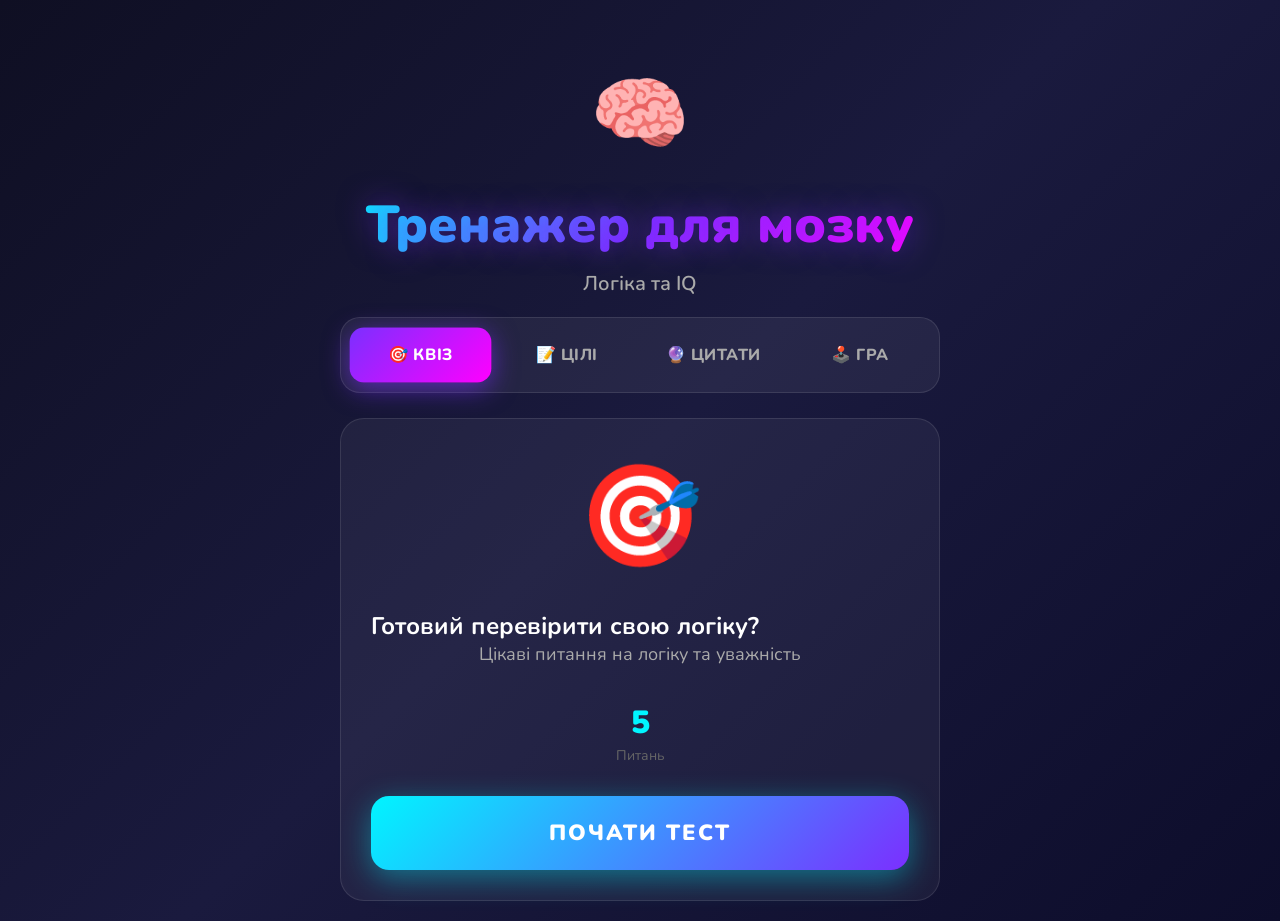
<file: index.html>
<!DOCTYPE html>
<html lang="uk">
<head>
    <meta charset="UTF-8">
    <meta name="viewport" content="width=device-width, initial-scale=1.0, maximum-scale=1.0, user-scalable=no">
    <title>Тренажер для мозку</title>
    <link href="https://fonts.googleapis.com/css2?family=Nunito:wght@400;600;700;900&display=swap" rel="stylesheet">
    <link rel="stylesheet" href="style.css?v=6.0">
    <link rel="stylesheet" href="adaptive-styles.css?v=1.0">
</head>
<body>
    <div id="app">
        <header>
            <div class="header-icon">🧠</div>
            <h1>Тренажер для мозку</h1>
            <p class="subtitle">Логіка та IQ</p>
        </header>

        <nav class="tabs">
            <button class="tab-btn active" onclick="switchTab('quiz')">🎯 Квіз</button>
            <button class="tab-btn" onclick="switchTab('diary')">📝 Цілі</button>
            <button class="tab-btn" onclick="switchTab('quotes')">🔮 Цитати</button>
            <button class="tab-btn" onclick="switchTab('game')">🕹️ Гра</button>
        </nav>

        <main>
            <!-- КВІЗ -->
            <div id="quiz-tab" class="tab-content active">
                <div id="start-screen" class="screen active">
                    <div class="start-icon">🎯</div>
                    <h2>Готовий перевірити свою логіку?</h2>
                    <p class="start-desc">Цікаві питання на логіку та уважність</p>
                    <div class="stats-preview">
                        <div class="stat-item">
                            <span class="stat-number" id="total-questions">5</span>
                            <span class="stat-label">Питань</span>
                        </div>
                    </div>
                    <button class="btn-primary" id="start-btn">Почати тест</button>
                </div>

                <div id="question-screen" class="screen">
                    <div class="progress-bar">
                        <div class="progress-fill" id="progress-fill"></div>
                    </div>
                    <div class="question-header">
                        <span id="question-number">Питання 1 з 5</span>
                        <span class="question-category" id="question-category">Логіка</span>
                    </div>
                    <div class="question-text" id="question-text"></div>
                    <div class="answers" id="answers"></div>
                    <button class="btn-next" id="next-btn">Наступне питання →</button>
                </div>

                <div id="result-screen" class="screen">
                    <div class="result-icon" id="result-icon">🎉</div>
                    <h2 id="result-title">Чудово!</h2>
                    <div class="result-score" id="result-score">4 з 5</div>
                    <p class="result-message" id="result-message"></p>
                    <button class="btn-primary" id="restart-btn">Почати знову</button>
                </div>
            </div>

            <!-- ЦІЛІ -->
            <div id="diary-tab" class="tab-content">
                <div class="sticker-form">
                    <h3>➕ Додати нову ціль</h3>
                    <div class="form-row">
                        <input type="text" id="sticker-input" placeholder="Наприклад: Прочитати книгу" maxlength="100">
                        <select id="sticker-color">
                            <option value="#7b2fff">💜 Фіолетовий</option>
                            <option value="#00f5ff">💙 Блакитний</option>
                            <option value="#00ff88">💚 Зелений</option>
                            <option value="#ff6b6b">❤️ Червоний</option>
                            <option value="#ffaa00">🧡 Помаранчевий</option>
                            <option value="#ff00ff">💗 Рожевий</option>
                            <option value="#ffff00">💛 Жовтий</option>
                        </select>
                        <button id="add-sticker-btn" class="btn-add-sticker">Додати</button>
                    </div>
                </div>
                <div class="stickers-board" id="stickers-board"></div>
                <div class="empty-board" id="empty-board">
                    <div class="empty-icon">📋</div>
                    <p>Ще немає цілей</p>
                    <p class="empty-sub">Додай свою першу мету вгорі!</p>
                </div>
            </div>

            <!-- ЦИТАТИ -->
            <div id="quotes-tab" class="tab-content">
                <div class="quotes-container">
                    <div class="quotes-icon">🔮</div>
                    <div id="quotes-loading" class="quotes-loading">
                        <div class="loading-spinner"></div>
                        <p>Завантажую мудрість з інтернету...</p>
                    </div>
                    <div id="quotes-card" class="quotes-card hidden">
                        <div class="quote-label">📜 Цитата дня</div>
                        <div class="quote-text" id="quote-text"></div>
                        <div class="quote-author" id="quote-author"></div>
                        <div class="quote-buttons">
                            <button id="new-quote-btn" class="btn-quote">🔮 Нова цитата</button>
                        </div>
                    </div>
                    <div id="quotes-error" class="quotes-error hidden">
                        <div class="error-icon">😵</div>
                        <p>Ой, щось пішло не так...</p>
                        <button id="retry-btn" class="btn-quote">🔄 Спробувати знову</button>
                    </div>
                </div>
            </div>

            <!-- ГРА -->
            <div id="game-tab" class="tab-content">
                <div class="game-container">
                    <div class="game-header">
                        <div class="game-score">
                            <span class="game-score-label">Рахунок:</span>
                            <span class="game-score-value" id="game-score">0</span>
                        </div>
                        <div class="game-lives">
                            <span id="game-lives">❤️❤️❤️</span>
                        </div>
                    </div>
                    
                    <div class="canvas-wrapper" id="canvas-wrapper">
                        <canvas id="gameCanvas" width="400" height="500"></canvas>
                        
                        <!-- Стартовий екран -->
                        <div class="game-overlay" id="game-start-overlay">
                            <div class="game-overlay-icon">🧠</div>
                            <h3>Імпульс Мізків</h3>
                            <p>Тренажер таймінгу та реакції</p>
                            <p class="game-hint">Натискай кнопку або Пробіл, щоб літати</p>
                            <button class="btn-game-start" id="game-start-btn">СТАРТ</button>
                        </div>
                        
                        <!-- Game Over -->
                        <div class="game-overlay hidden" id="game-over-overlay">
                            <div class="game-overlay-icon">😵</div>
                            <h3>Гру закінчено!</h3>
                            <p>Ваш рахунок: <strong id="final-score">0</strong></p>
                            <button class="btn-game-start" id="game-restart-btn">ГРАТИ ЗНОВУ</button>
                        </div>
                        
                        <!-- Перемога (не використовується, але залишаю на випадок) -->
                        <div class="game-overlay hidden" id="game-win-overlay">
                            <div class="game-overlay-icon">🏆</div>
                            <h3>Перемога!</h3>
                            <p>Рахунок: <strong id="win-score">0</strong></p>
                            <button class="btn-game-start" id="game-win-restart-btn">ГРАТИ ЗНОВУ</button>
                        </div>
                    </div>
                    
                    <!-- Кнопка стрибка -->
                    <div class="game-controls">
                        <button class="btn-jump" id="btn-jump">СТРИБОК</button>
                    </div>
                </div>
            </div>
        </main>

        <!-- Форма питань -->
        <section class="add-question-section hidden" id="add-question-section">
            <div class="create-card" id="create-card" onclick="openQuestionForm()">
                <div class="create-card-glow"></div>
                <div class="create-card-content">
                    <span class="create-card-icon">✨</span>
                    <div class="create-card-text">
                        <strong>Створи своє питання</strong>
                        <span>Додай власне логічне завдання</span>
                    </div>
                    <span class="create-card-arrow">›</span>
                </div>
            </div>
            <div class="form-panel hidden" id="form-panel">
                <div class="form-panel-header">
                    <span class="form-panel-icon">📝</span>
                    <strong>Нове питання</strong>
                    <button class="form-close-btn" onclick="closeQuestionForm()">✕</button>
                </div>
                <form id="add-question-form">
                    <div class="form-group">
                        <label>Текст питання *</label>
                        <input type="text" id="new-question" placeholder="Наприклад: Що важче: 1 кг заліза чи 1 кг пір'я?" required>
                    </div>
                    <div class="form-group">
                        <label>Категорія</label>
                        <select id="new-category">
                            <option value="Логіка">Логіка</option>
                            <option value="Математика">Математика</option>
                            <option value="Загадка">Загадка</option>
                        </select>
                    </div>
                    <div class="form-group correct-answer-group">
                        <label>✅ Правильна відповідь *</label>
                        <input type="text" id="new-option1" placeholder="Введіть правильну відповідь" required>
                    </div>
                    <div class="form-group">
                        <label>❌ Неправильна відповідь 1 *</label>
                        <input type="text" id="new-option2" placeholder="Введіть неправильну відповідь" required>
                    </div>
                    <div class="form-group">
                        <label>❌ Неправильна відповідь 2 (необов'язково)</label>
                        <input type="text" id="new-option3" placeholder="Можна пропустити">
                    </div>
                    <div class="form-group">
                        <label>❌ Неправильна відповідь 3 (необов'язково)</label>
                        <input type="text" id="new-option4" placeholder="Можна пропустити">
                    </div>
                    <div class="form-actions">
                        <button type="button" class="btn-cancel" onclick="closeQuestionForm()">Скасувати</button>
                        <button type="submit" class="btn-save">Зберегти</button>
                    </div>
                </form>
            </div>
            <div class="added-questions" id="added-questions">
                <h4>Додані питання:</h4>
                <div id="custom-questions-list"></div>
            </div>
        </section>
    </div>
    <script src="app.js?v=11.0"></script>
</body>
</html>
</file>
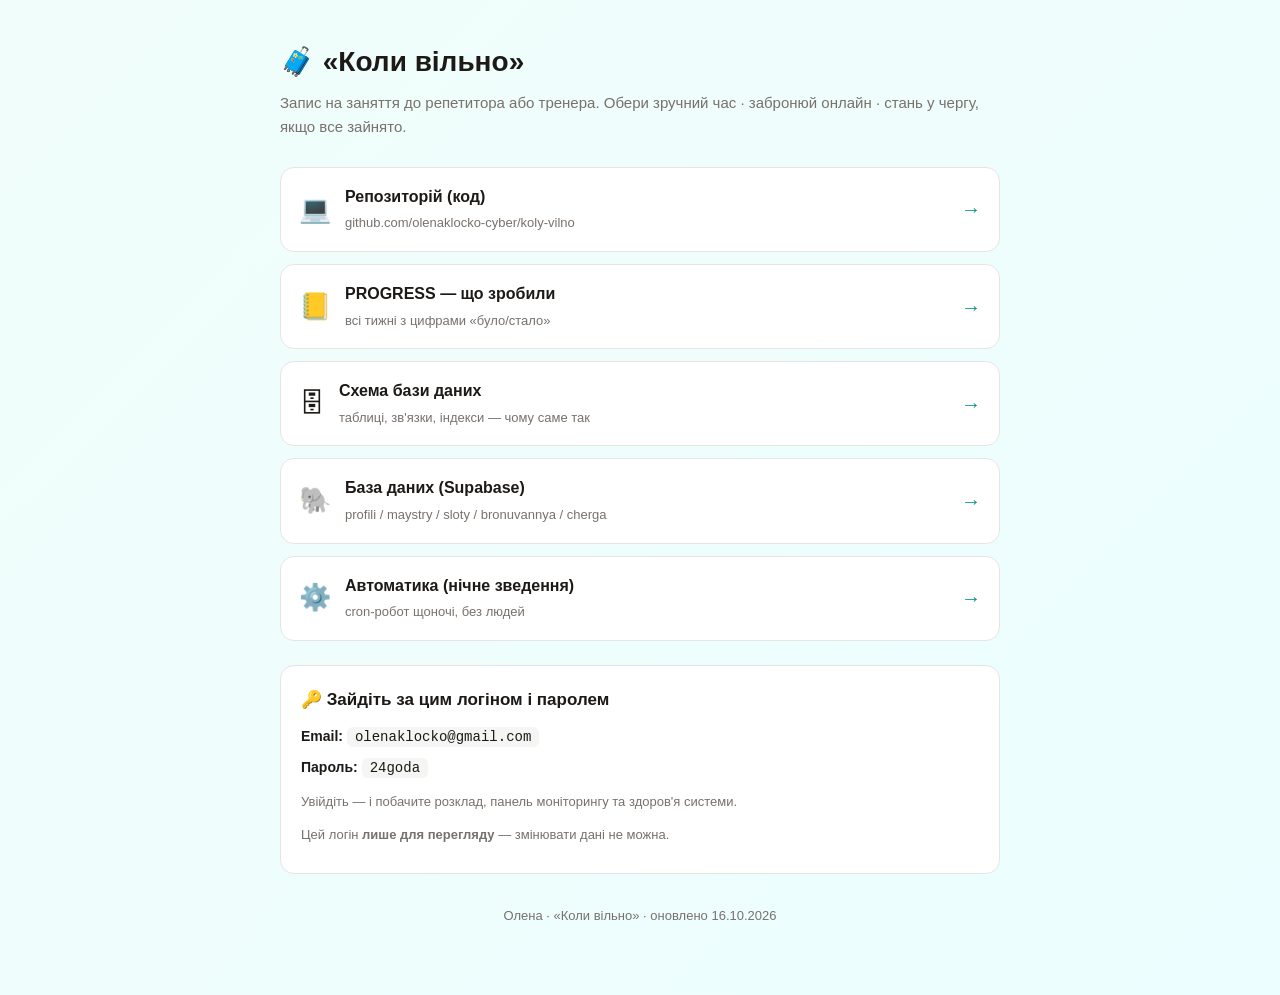
<file: koly-vilno.html>
<!doctype html>
<html lang="uk">
<head>
<meta charset="utf-8">
<meta name="viewport" content="width=device-width, initial-scale=1">
<title>Коли вільно — запис на заняття</title>
<style>
  :root { --teal:#0d9488; --ink:#1c1917; --muted:#78716c; --line:#e7e5e4; }
  * { box-sizing:border-box; }
  body { margin:0; min-height:100vh; font:16px/1.6 -apple-system,BlinkMacSystemFont,"Segoe UI",Roboto,sans-serif;
         color:var(--ink); background:linear-gradient(135deg,#f0fdfa,#ecfeff); }
  .wrap { max-width:760px; margin:0 auto; padding:40px 20px 70px; }
  h1 { margin:0 0 6px; font-size:28px; }
  .sub { color:var(--muted); margin:0 0 28px; font-size:15px; }
  a.card { display:flex; align-items:center; gap:14px; text-decoration:none;
           background:#fff; border:1px solid var(--line); border-radius:14px;
           padding:16px 18px; margin-bottom:12px; color:var(--ink); transition:.15s; }
  a.card:hover { border-color:#0d9488; transform:translateY(-2px); }
  .ico { font-size:26px; }
  .t  { font-weight:700; font-size:16px; }
  .u  { font-size:13px; color:var(--muted); word-break:break-all; }
  .go { margin-left:auto; color:#0d9488; font-weight:700; font-size:20px; }
  .login { background:#fff; border:1px solid var(--line); border-radius:14px;
           padding:20px; margin:24px 0; }
  .login h2 { margin:0 0 12px; font-size:17px; }
  .login p { margin:0 0 8px; font-size:14px; }
  .login code { background:#f5f5f4; padding:2px 8px; border-radius:6px; font-size:14px; }
  .login .hint { color:var(--muted); font-size:13px; margin-top:12px; }
  footer { margin-top:32px; color:var(--muted); font-size:13px; text-align:center; }
</style>
</head>
<body>
<div class="wrap">
  <h1>🧳 «Коли вільно»</h1>
  <p class="sub">Запис на заняття до репетитора або тренера.
     Обери зручний час · забронюй онлайн · стань у чергу, якщо все зайнято.</p>

  <a class="card" href="https://github.com/olenaklocko-cyber/koly-vilno" target="_blank">
    <span class="ico">💻</span>
    <span><span class="t">Репозиторій (код)</span><br><span class="u">github.com/olenaklocko-cyber/koly-vilno</span></span>
    <span class="go">→</span>
  </a>

  <a class="card" href="https://github.com/olenaklocko-cyber/koly-vilno/blob/main/PROGRESS.md" target="_blank">
    <span class="ico">📒</span>
    <span><span class="t">PROGRESS — що зробили</span><br><span class="u">всі тижні з цифрами «було/стало»</span></span>
    <span class="go">→</span>
  </a>

  <a class="card" href="https://github.com/olenaklocko-cyber/koly-vilno/blob/main/DATA.md" target="_blank">
    <span class="ico">🗄</span>
    <span><span class="t">Схема бази даних</span><br><span class="u">таблиці, зв'язки, індекси — чому саме так</span></span>
    <span class="go">→</span>
  </a>

  <a class="card" href="https://supabase.com/dashboard/project/lhcmbsteisvscfflaahy" target="_blank">
    <span class="ico">🐘</span>
    <span><span class="t">База даних (Supabase)</span><br><span class="u">profili / maystry / sloty / bronuvannya / cherga</span></span>
    <span class="go">→</span>
  </a>

  <a class="card" href="https://github.com/olenaklocko-cyber/koly-vilno/actions" target="_blank">
    <span class="ico">⚙️</span>
    <span><span class="t">Автоматика (нічне зведення)</span><br><span class="u">cron-робот щоночі, без людей</span></span>
    <span class="go">→</span>
  </a>

  <div class="login">
    <h2>🔑 Зайдіть за цим логіном і паролем</h2>
    <p><b>Email:</b> <code>olenaklocko@gmail.com</code></p>
    <p><b>Пароль:</b> <code>24goda</code></p>
    <p class="hint">Увійдіть — і побачите розклад, панель моніторингу та здоров'я системи.</p>
    <p class="hint">Цей логін <b>лише для перегляду</b> — змінювати дані не можна.</p>
  </div>

  <footer>Олена · «Коли вільно» · оновлено 16.10.2026</footer>
</div>
</body>
</html>
</file>
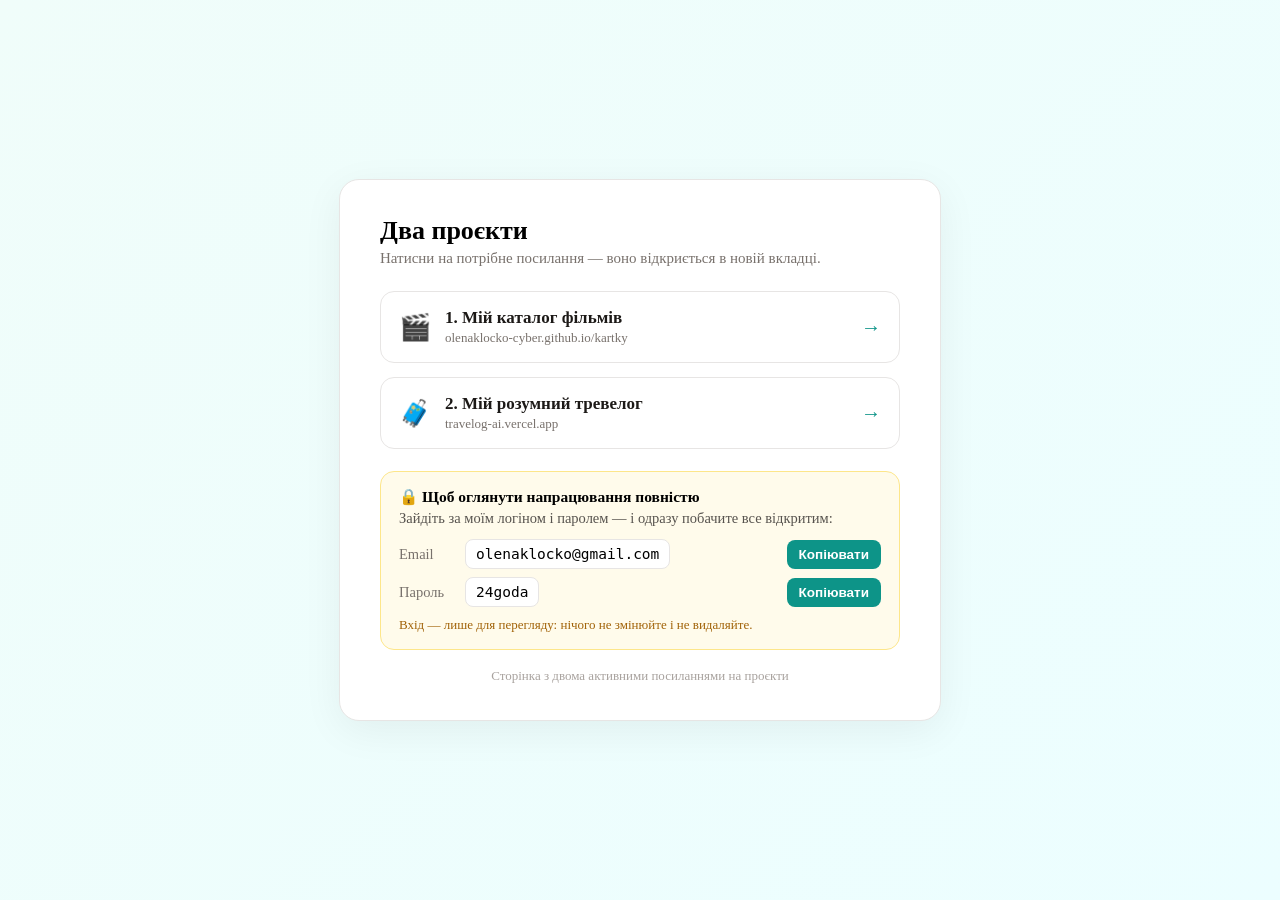
<file: posylannia.html>
<!doctype html>
<html lang="uk">
<head>
<meta charset="utf-8">
<meta name="viewport" content="width=device-width, initial-scale=1">
<title>2 посилання на проєкти</title>
<style>
  body { margin:0; min-height:100vh; display:flex; align-items:center; justify-content:center;
         font:-apple-system,BlinkMacSystemFont,"Segoe UI",Roboto,sans-serif;
         background:linear-gradient(135deg,#f0fdfa,#ecfeff); }
  .box { background:#fff; border:1px solid #e7e5e4; border-radius:20px;
         padding:36px 40px; max-width:520px; width:calc(100% - 40px);
         box-shadow:0 10px 40px rgba(0,0,0,.06); }
  h1 { margin:0 0 4px; font-size:26px; }
  p  { margin:0 0 24px; color:#78716c; font-size:15px; }
  a.card { display:flex; align-items:center; gap:14px; text-decoration:none;
           border:1px solid #e7e5e4; border-radius:14px; padding:16px 18px;
           margin-bottom:14px; color:#1c1917; transition:.15s; }
  a.card:hover { border-color:#0d9488; background:#f0fdfa; transform:translateY(-2px); }
  .ico { font-size:26px; }
  .t  { font-weight:700; font-size:17px; }
  .u  { font-size:13px; color:#78716c; word-break:break-all; }
  .go { margin-left:auto; color:#0d9488; font-weight:700; font-size:20px; }
  footer { margin-top:18px; font-size:13px; color:#a8a29e; text-align:center; }
  .creds { margin-top:22px; background:#fffbeb; border:1px solid #fde68a;
           border-radius:14px; padding:16px 18px; }
  .ct { font-weight:700; font-size:15.5px; margin-bottom:4px; }
  .cp { margin:0 0 12px; font-size:14.5px; color:#57534e; }
  .row { display:flex; align-items:center; gap:10px; margin-bottom:8px;
         font-size:14.5px; flex-wrap:wrap; }
  .row span { width:56px; color:#78716c; }
  .row code { background:#fff; border:1px solid #e7e5e4; border-radius:8px;
              padding:6px 10px; font-size:14.5px; user-select:all; }
  .row button { margin-left:auto; background:#0d9488; color:#fff; border:0;
                border-radius:8px; padding:7px 12px; font-size:13.5px;
                font-weight:600; cursor:pointer; }
  .row button:hover { background:#0f766e; }
  .small { margin:10px 0 0; font-size:13px; color:#a16207; }
</style>
</head>
<body>
<div class="box">
  <h1>Два проєкти</h1>
  <p>Натисни на потрібне посилання — воно відкриється в новій вкладці.</p>

  <a class="card" href="https://olenaklocko-cyber.github.io/kartky/" target="_blank">
    <span class="ico">🎬</span>
    <span><span class="t">1. Мій каталог фільмів</span><br>
          <span class="u">olenaklocko-cyber.github.io/kartky</span></span>
    <span class="go">→</span>
  </a>

  <a class="card" href="https://travelog-ai.vercel.app" target="_blank">
    <span class="ico">🧳</span>
    <span><span class="t">2. Мій розумний тревелог</span><br>
          <span class="u">travelog-ai.vercel.app</span></span>
    <span class="go">→</span>
  </a>

  <div class="creds">
    <div class="ct">🔒 Щоб оглянути напрацювання повністю</div>
    <p class="cp">Зайдіть за моїм логіном і паролем — і одразу побачите все відкритим:</p>
    <div class="row"><span>Email</span><code id="em">olenaklocko@gmail.com</code>
      <button onclick="cp('em',this)">Копіювати</button></div>
    <div class="row"><span>Пароль</span><code id="pw">24goda</code>
      <button onclick="cp('pw',this)">Копіювати</button></div>
    <p class="small">Вхід — лише для перегляду: нічого не змінюйте і не видаляйте.</p>
  </div>

  <footer>Сторінка з двома активними посиланнями на проєкти</footer>
</div>

<script>
function cp(id, btn) {
  navigator.clipboard.writeText(document.getElementById(id).textContent)
    .then(function () {
      var t = btn.textContent; btn.textContent = 'Скопійовано ✓';
      setTimeout(function () { btn.textContent = t; }, 1500);
    });
}
</script>
</body>
</html>
</file>
<file: style.css>
* { margin: 0; padding: 0; box-sizing: border-box; }

body {
    font-family: 'Nunito', sans-serif;
    background: linear-gradient(135deg, #0f0f23 0%, #1a1a3e 50%, #0d0d2b 100%);
    min-height: 100vh;
    padding: 20px;
    color: #fff;
}

#app { max-width: 600px; margin: 0 auto; }

header { text-align: center; padding: 40px 20px 20px; }

.header-icon {
    font-size: 80px;
    margin-bottom: 20px;
    animation: pulse 2s infinite;
}

@keyframes pulse {
    0%, 100% { transform: scale(1); }
    50% { transform: scale(1.1); }
}

header h1 {
    font-size: 52px;
    font-weight: 900;
    background: linear-gradient(135deg, #00f5ff, #7b2fff, #ff00ff);
    -webkit-background-clip: text;
    -webkit-text-fill-color: transparent;
    background-clip: text;
    margin-bottom: 10px;
    text-shadow: 0 0 30px rgba(123, 47, 255, 0.5);
}

header .subtitle { font-size: 20px; color: #aaa; font-weight: 600; }

/* ТАБИ */
.tabs {
    display: flex;
    gap: 8px;
    margin-bottom: 25px;
    background: rgba(255,255,255,0.06);
    border-radius: 20px;
    padding: 10px;
    border: 1px solid rgba(255,255,255,0.1);
}

.tab-btn {
    flex: 1;
    padding: 16px 10px;
    border: none;
    border-radius: 14px;
    font-size: 16px;
    font-weight: 800;
    font-family: 'Nunito', sans-serif;
    cursor: pointer;
    background: transparent;
    color: #aaa;
    transition: all 0.3s ease;
    text-transform: uppercase;
    letter-spacing: 0.5px;
}

.tab-btn:hover { color: #fff; background: rgba(255,255,255,0.1); }

.tab-btn.active {
    background: linear-gradient(135deg, #7b2fff, #ff00ff);
    color: white;
    box-shadow: 0 6px 25px rgba(123,47,255,0.6);
    transform: scale(1.02);
}

.tab-content { display: none; }
.tab-content.active { display: block; animation: fadeIn 0.4s ease; }

@keyframes fadeIn {
    from { opacity: 0; transform: translateY(15px); }
    to { opacity: 1; transform: translateY(0); }
}

.hidden { display: none !important; }

/* КВІЗ */
.screen {
    display: none;
    background: rgba(255,255,255,0.05);
    border-radius: 24px;
    padding: 30px;
    border: 1px solid rgba(255,255,255,0.1);
}
.screen.active { display: block; }

.start-icon { font-size: 100px; text-align: center; margin-bottom: 25px; }
.start-screen h2 { text-align: center; font-size: 32px; margin-bottom: 12px; font-weight: 900; }
.start-desc { text-align: center; color: #aaa; margin-bottom: 35px; font-size: 18px; }

.stats-preview { display: flex; justify-content: center; gap: 40px; margin-bottom: 30px; }
.stat-item { text-align: center; }
.stat-number { display: block; font-size: 32px; font-weight: 900; color: #00f5ff; }
.stat-label { font-size: 14px; color: #666; }

.btn-primary {
    width: 100%; padding: 22px; border: none; border-radius: 18px;
    font-size: 22px; font-weight: 900; font-family: 'Nunito', sans-serif;
    cursor: pointer; background: linear-gradient(135deg, #00f5ff, #7b2fff);
    color: white; transition: all 0.3s ease; text-transform: uppercase; letter-spacing: 2px;
    box-shadow: 0 8px 30px rgba(0,245,255,0.4);
}
.btn-primary:hover { transform: translateY(-4px); box-shadow: 0 12px 40px rgba(0,245,255,0.5); }

.progress-bar { height: 6px; background: rgba(255,255,255,0.1); border-radius: 3px; margin-bottom: 25px; overflow: hidden; }
.progress-fill { height: 100%; background: linear-gradient(90deg, #00f5ff, #7b2fff); border-radius: 3px; transition: width 0.5s ease; }

.question-header { display: flex; justify-content: space-between; align-items: center; margin-bottom: 20px; }
.question-header span:first-child { font-size: 14px; color: #888; }
.question-category { padding: 6px 14px; background: rgba(123,47,255,0.2); border: 1px solid rgba(123,47,255,0.5); border-radius: 20px; font-size: 12px; color: #b388ff; }

.question-text {
    font-size: 22px; font-weight: 800; line-height: 1.7; margin-bottom: 30px;
    text-align: left; white-space: pre-line;
    background: rgba(255,255,255,0.04); padding: 25px; border-radius: 18px; border-left: 5px solid #7b2fff;
}

.answers { display: flex; flex-direction: column; gap: 12px; margin-bottom: 25px; }

.answer-btn {
    width: 100%; padding: 18px 24px; border: 2px solid rgba(255,255,255,0.1);
    border-radius: 16px; background: rgba(255,255,255,0.06); color: white;
    font-size: 18px; font-weight: 700; font-family: 'Nunito', sans-serif;
    cursor: pointer; transition: all 0.3s ease; text-align: left;
}
.answer-btn:hover { border-color: #00f5ff; background: rgba(0,245,255,0.12); transform: translateX(5px); }
.answer-btn.correct { border-color: #00ff88; background: rgba(0,255,136,0.2); }
.answer-btn.wrong { border-color: #ff4444; background: rgba(255,68,68,0.2); }

.btn-next {
    width: 100%; padding: 16px; border: none; border-radius: 14px;
    font-size: 16px; font-weight: 700; font-family: 'Nunito', sans-serif;
    cursor: pointer; background: linear-gradient(135deg, #00f5ff, #7b2fff);
    color: white; transition: all 0.3s ease; display: none;
}
.btn-next.show { display: block; animation: fadeIn 0.3s ease; }

.result-icon { font-size: 100px; text-align: center; margin-bottom: 25px; }
.result-screen h2 { text-align: center; font-size: 36px; margin-bottom: 18px; font-weight: 900; }
.result-score { text-align: center; font-size: 60px; font-weight: 900; background: linear-gradient(135deg, #00f5ff, #ff00ff); -webkit-background-clip: text; -webkit-text-fill-color: transparent; background-clip: text; margin-bottom: 15px; }
.result-message { text-align: center; color: #aaa; margin-bottom: 35px; font-size: 20px; }

/* СТІКЕРИ */
.sticker-form { background: rgba(255,255,255,0.05); border-radius: 20px; padding: 20px; margin-bottom: 20px; border: 1px solid rgba(255,255,255,0.1); }
.sticker-form h3 { margin-bottom: 15px; font-size: 18px; }
.form-row { display: flex; gap: 10px; flex-wrap: wrap; }
.sticker-form input[type="text"] { flex: 1; min-width: 180px; padding: 14px 16px; border: 2px solid rgba(255,255,255,0.1); border-radius: 12px; background: rgba(255,255,255,0.05); color: white; font-size: 16px; font-family: 'Nunito', sans-serif; }
.sticker-form input:focus { outline: none; border-color: #7b2fff; }
.sticker-form input::placeholder { color: #555; }
.sticker-form select { padding: 14px 16px; border: 2px solid rgba(255,255,255,0.1); border-radius: 12px; background: rgba(255,255,255,0.05); color: white; font-size: 14px; font-family: 'Nunito', sans-serif; cursor: pointer; }
.sticker-form select option { background: #1a1a3e; color: white; }

.btn-add-sticker { padding: 14px 24px; border: none; border-radius: 12px; font-size: 16px; font-weight: 700; font-family: 'Nunito', sans-serif; cursor: pointer; background: linear-gradient(135deg, #00ff88, #00cc6a); color: white; transition: all 0.3s ease; }
.btn-add-sticker:hover { transform: translateY(-2px); box-shadow: 0 8px 20px rgba(0,255,136,0.3); }

.stickers-board { display: grid; grid-template-columns: repeat(auto-fill, minmax(150px, 1fr)); gap: 15px; }

.sticker {
    position: relative; padding: 20px 15px 45px; border-radius: 16px; min-height: 130px;
    display: flex; flex-direction: column; justify-content: space-between;
    animation: stickerIn 0.4s ease; box-shadow: 0 4px 15px rgba(0,0,0,0.3); transition: transform 0.3s ease;
}
.sticker:hover { transform: translateY(-5px) rotate(-1deg); }
@keyframes stickerIn { from { opacity: 0; transform: scale(0.8) rotate(-5deg); } to { opacity: 1; transform: scale(1) rotate(0); } }

.sticker-text { font-size: 15px; font-weight: 700; line-height: 1.4; color: white; text-shadow: 0 1px 3px rgba(0,0,0,0.3); word-wrap: break-word; }
.sticker-actions { display: flex; justify-content: flex-end; gap: 8px; margin-top: 10px; }
.sticker-btn { width: 28px; height: 28px; border: none; border-radius: 8px; cursor: pointer; display: flex; align-items: center; justify-content: center; font-size: 13px; transition: all 0.2s ease; }
.sticker-btn-edit { background: rgba(255,255,255,0.3); color: white; }
.sticker-btn-delete { background: rgba(255,0,0,0.4); color: white; }
.sticker-btn-delete:hover { background: rgba(255,0,0,0.7); }

.empty-board { text-align: center; padding: 60px 20px; color: #555; }
.empty-board.hidden { display: none; }
.empty-icon { font-size: 80px; margin-bottom: 20px; opacity: 0.5; }
.empty-board p { font-size: 18px; margin-bottom: 5px; }
.empty-sub { font-size: 14px; color: #444; }

/* ЦИТАТИ */
.quotes-container { text-align: center; padding: 20px 0; }
.quotes-icon { font-size: 80px; margin-bottom: 20px; animation: float 3s ease-in-out infinite; }
@keyframes float { 0%, 100% { transform: translateY(0); } 50% { transform: translateY(-10px); } }

.quotes-loading { padding: 40px 20px; }
.loading-spinner { width: 50px; height: 50px; border: 4px solid rgba(123,47,255,0.2); border-top-color: #7b2fff; border-radius: 50%; margin: 0 auto 20px; animation: spin 1s linear infinite; }
@keyframes spin { to { transform: rotate(360deg); } }
.quotes-loading p { color: #888; font-size: 16px; animation: pulse 1.5s ease-in-out infinite; }

.quotes-card {
    background: linear-gradient(135deg, rgba(123,47,255,0.2), rgba(255,0,255,0.1));
    border-radius: 24px; padding: 30px; border: 1px solid rgba(123,47,255,0.3);
    text-align: left; animation: fadeIn 0.5s ease;
}
.quote-label { font-size: 14px; color: #b388ff; margin-bottom: 15px; text-transform: uppercase; letter-spacing: 2px; font-weight: 700; }
.quote-text { font-size: 22px; font-weight: 700; line-height: 1.6; color: white; margin-bottom: 20px; font-style: italic; }
.quote-author { font-size: 16px; color: #b388ff; text-align: right; margin-bottom: 25px; font-weight: 600; }

.btn-quote {
    width: 100%; padding: 16px; border: none; border-radius: 14px;
    font-size: 16px; font-weight: 700; font-family: 'Nunito', sans-serif;
    cursor: pointer; background: linear-gradient(135deg, #7b2fff, #ff00ff);
    color: white; transition: all 0.3s ease;
}
.btn-quote:hover { transform: translateY(-2px); box-shadow: 0 8px 20px rgba(123,47,255,0.4); }

.quotes-error { padding: 40px 20px; }
.error-icon { font-size: 60px; margin-bottom: 20px; }
.quotes-error p { font-size: 18px; color: #ff6b6b; margin-bottom: 20px; }

/* ===== ГРА ===== */
.game-container { text-align: center; }

.game-header {
    display: flex;
    justify-content: space-between;
    align-items: center;
    margin-bottom: 15px;
    padding: 15px 20px;
    background: rgba(255,255,255,0.05);
    border-radius: 16px;
    border: 1px solid rgba(255,255,255,0.1);
}

.game-score { display: flex; align-items: center; gap: 8px; }
.game-score-label { font-size: 14px; color: #888; }
.game-score-value { font-size: 24px; font-weight: 900; color: #00f5ff; }

.game-lives { font-size: 20px; letter-spacing: 4px; }

.canvas-wrapper {
    position: relative;
    background: rgba(0,0,0,0.4);
    border-radius: 20px;
    overflow: hidden;
    border: 2px solid rgba(123,47,255,0.3);
    box-shadow: 0 0 40px rgba(123,47,255,0.2);
}

#gameCanvas {
    display: block;
    width: 100%;
    height: auto;
    border-radius: 18px;
}

.game-overlay {
    position: absolute;
    inset: 0;
    display: flex;
    flex-direction: column;
    align-items: center;
    justify-content: center;
    background: rgba(10,10,30,0.92);
    border-radius: 18px;
    z-index: 10;
}

.game-overlay-icon { font-size: 70px; margin-bottom: 15px; }
.game-overlay h3 { font-size: 28px; margin-bottom: 10px; background: linear-gradient(135deg, #00f5ff, #ff00ff); -webkit-background-clip: text; -webkit-text-fill-color: transparent; background-clip: text; }
.game-overlay p { font-size: 16px; color: #888; margin-bottom: 5px; }
.game-hint { font-size: 13px !important; color: #666 !important; margin-top: 10px; }

.btn-game-start {
    margin-top: 20px;
    padding: 16px 50px;
    border: none;
    border-radius: 14px;
    font-size: 18px;
    font-weight: 800;
    font-family: 'Nunito', sans-serif;
    cursor: pointer;
    background: linear-gradient(135deg, #00f5ff, #7b2fff);
    color: white;
    text-transform: uppercase;
    letter-spacing: 2px;
    transition: all 0.3s ease;
}

.btn-game-start:hover {
    transform: translateY(-3px);
    box-shadow: 0 10px 30px rgba(0,245,255,0.4);
}

.game-controls {
    margin-top: 15px;
}

.btn-jump {
    width: 100%;
    padding: 22px;
    border: none;
    border-radius: 18px;
    background: linear-gradient(135deg, #ff00ff, #7b2fff);
    color: white;
    font-size: 22px;
    font-weight: 900;
    font-family: 'Nunito', sans-serif;
    cursor: pointer;
    text-transform: uppercase;
    letter-spacing: 4px;
    transition: all 0.15s ease;
    box-shadow: 0 0 30px rgba(255, 0, 255, 0.4);
    -webkit-tap-highlight-color: transparent;
    user-select: none;
}

.btn-jump:hover {
    transform: scale(1.02);
    box-shadow: 0 0 40px rgba(255, 0, 255, 0.6);
}

.btn-jump:active {
    transform: scale(0.96);
    box-shadow: 0 0 20px rgba(255, 0, 255, 0.3);
}

/* ФОРМА ПИТАНЬ */
.add-question-section { margin-top: 30px; }
.add-question-section.hidden { display: none; }

.create-card { position: relative; border-radius: 20px; cursor: pointer; overflow: hidden; transition: all 0.3s ease; }
.create-card:hover { transform: translateY(-3px); }

.create-card-glow {
    position: absolute; inset: 0;
    background: linear-gradient(135deg, #7b2fff, #ff00ff, #7b2fff);
    border-radius: 20px; opacity: 0.8;
    animation: glowPulse 3s ease-in-out infinite;
}
@keyframes glowPulse { 0%, 100% { opacity: 0.6; } 50% { opacity: 0.9; } }

.create-card-content {
    position: relative; display: flex; align-items: center; gap: 15px;
    padding: 20px; background: rgba(15,15,35,0.9); margin: 2px; border-radius: 18px;
}
.create-card-icon { font-size: 36px; animation: sparkle 2s ease-in-out infinite; }
@keyframes sparkle { 0%, 100% { transform: scale(1) rotate(0deg); } 50% { transform: scale(1.1) rotate(10deg); } }
.create-card-text { flex: 1; }
.create-card-text strong { display: block; font-size: 16px; color: white; margin-bottom: 3px; }
.create-card-text span { font-size: 13px; color: #888; }
.create-card-arrow { font-size: 28px; color: #7b2fff; font-weight: 300; transition: transform 0.3s ease; }
.create-card:hover .create-card-arrow { transform: translateX(5px); color: #ff00ff; }

.form-panel {
    background: rgba(255,255,255,0.05); border-radius: 20px; padding: 25px;
    margin-top: 15px; border: 1px solid rgba(123,47,255,0.3); animation: slideDown 0.3s ease;
}
.form-panel.hidden { display: none; }
@keyframes slideDown { from { opacity: 0; transform: translateY(-10px); } to { opacity: 1; transform: translateY(0); } }

.form-panel-header { display: flex; align-items: center; gap: 10px; margin-bottom: 20px; padding-bottom: 15px; border-bottom: 1px solid rgba(255,255,255,0.1); }
.form-panel-icon { font-size: 24px; }
.form-panel-header strong { flex: 1; font-size: 18px; }
.form-close-btn { width: 32px; height: 32px; border: none; border-radius: 8px; background: rgba(255,255,255,0.1); color: #888; font-size: 14px; cursor: pointer; transition: all 0.2s ease; }
.form-close-btn:hover { background: rgba(255,68,68,0.2); color: #ff6b6b; }

.form-group { margin-bottom: 15px; }
.form-group label { display: block; font-size: 14px; color: #888; margin-bottom: 6px; }
.form-group input, .form-group select {
    width: 100%; padding: 14px 16px; border: 2px solid rgba(255,255,255,0.1);
    border-radius: 12px; background: rgba(255,255,255,0.05); color: white;
    font-size: 16px; font-family: 'Nunito', sans-serif; transition: border-color 0.3s ease;
}
.form-group input:focus, .form-group select:focus { outline: none; border-color: #7b2fff; }
.form-group input::placeholder { color: #555; }
.correct-answer-group input { border-color: rgba(0,255,136,0.5) !important; }

.form-actions { display: flex; gap: 12px; margin-top: 20px; }
.btn-cancel { flex: 1; padding: 14px; border: none; border-radius: 12px; background: rgba(255,255,255,0.1); color: #888; font-size: 15px; font-weight: 600; font-family: 'Nunito', sans-serif; cursor: pointer; transition: all 0.3s ease; }
.btn-cancel:hover { background: rgba(255,255,255,0.15); color: white; }
.btn-save { flex: 1; padding: 14px; border: none; border-radius: 12px; background: linear-gradient(135deg, #00ff88, #00cc6a); color: white; font-size: 15px; font-weight: 700; font-family: 'Nunito', sans-serif; cursor: pointer; transition: all 0.3s ease; }
.btn-save:hover { transform: translateY(-2px); box-shadow: 0 5px 15px rgba(0,255,136,0.3); }

.added-questions { margin-top: 25px; padding-top: 20px; border-top: 1px solid rgba(255,255,255,0.1); }
.added-questions h4 { font-size: 14px; color: #888; margin-bottom: 15px; }
.custom-question-item { display: flex; justify-content: space-between; align-items: center; padding: 12px 16px; background: rgba(255,255,255,0.05); border-radius: 12px; margin-bottom: 10px; border: 1px solid rgba(255,255,255,0.1); }
.custom-question-item span { font-size: 14px; color: #ccc; flex: 1; white-space: nowrap; overflow: hidden; text-overflow: ellipsis; margin-right: 10px; }
.delete-btn { padding: 6px 12px; border: none; border-radius: 8px; background: rgba(255,68,68,0.2); color: #ff6b6b; font-size: 12px; cursor: pointer; transition: all 0.3s ease; }
.delete-btn:hover { background: rgba(255,68,68,0.4); }

@media (max-width: 600px) {
    body { padding: 8px; }
    header { padding: 15px 8px 8px; }
    .header-icon { font-size: 45px; margin-bottom: 8px; }
    header h1 { font-size: 24px; }
    header .subtitle { font-size: 12px; }
    .tabs { gap: 3px; padding: 4px; margin-bottom: 12px; }
    .tab-btn { padding: 10px 3px; font-size: 11px; }
    .card { padding: 12px; border-radius: 14px; margin-bottom: 10px; }
    .start-icon { font-size: 50px; }
    .start-screen h2 { font-size: 20px; }
    .start-desc { font-size: 12px; }
    .question-text { font-size: 14px; padding: 12px; }
    .answer-btn { font-size: 13px; padding: 12px 14px; }
    .btn-primary { font-size: 14px; padding: 14px; }
    .result-icon { font-size: 50px; }
    .result-screen h2 { font-size: 20px; }
    .result-score { font-size: 30px; }
    .result-message { font-size: 12px; }
    .game-info { flex-direction: column; gap: 6px; }
    .game-score { font-size: 18px; }
    .game-lives { font-size: 16px; }
    .game-hint { font-size: 11px; }
    .sticker-btn { width: 45px; height: 45px; font-size: 20px; }
    .quote-card { padding: 12px; }
    .quote-card blockquote { font-size: 14px; }
    .quote-nav-btn { font-size: 14px; padding: 10px; }
    #game-over-overlay h2 { font-size: 20px; }
    #game-over-overlay p { font-size: 12px; }
    #game-over-overlay .btn-primary { font-size: 14px; padding: 12px; }
    .canvas-wrapper { border-radius: 16px; border: 1px solid rgba(123,47,255,0.3); }
    #gameCanvas { border-radius: 14px; }
}
</file>
<file: adaptive-styles.css>
/* ============================================
   АДАПТИВНІ СТИЛІ ТА АНІМАЦІЇ
   Тиждень 5: Адаптивний дизайн та анімації
   Оновлено: feature-git-test
   ============================================ */

/* ==========================================
   1. МОБІЛЬНА НАВІГАЦІЯ (2x2 сітка)
   На екранах менше 768px кнопки стають
   у два рядки по дві кнопки в кожному
   ========================================== */
@media (max-width: 768px) {
    .tabs {
        display: grid;
        grid-template-columns: 1fr 1fr;
        gap: 10px;
        padding: 12px;
    }

    .tab-btn {
        flex: none;
        width: 100%;
        padding: 18px 12px;
        font-size: 15px;
        border-radius: 16px;
        min-height: 60px;
        display: flex;
        align-items: center;
        justify-content: center;
    }
}

/* ==========================================
   2. ФОРМА ДОДАВАННЯ ЦІЛЕЙ
   На мобільних: інпут, селект і кнопка
   стають один під одним (100% ширини)
   ========================================== */
@media (max-width: 768px) {
    .sticker-form {
        padding: 20px 16px;
    }

    .sticker-form .form-row {
        display: flex;
        flex-direction: column;
        gap: 12px;
    }

    .sticker-form input[type="text"],
    .sticker-form select,
    .sticker-form .btn-add-sticker {
        width: 100%;
        min-height: 50px;
        font-size: 16px;
        border-radius: 14px;
        padding: 14px 18px;
        margin: 0;
        box-sizing: border-box;
    }

    .sticker-form input[type="text"]:focus {
        outline: none;
        border-color: #7b2fff;
        box-shadow: 0 0 0 3px rgba(123, 47, 255, 0.3);
    }

    .stickers-board {
        padding: 0 4px;
    }

    .sticker-card {
        margin-bottom: 12px;
    }
}

/* ==========================================
   3. АНІМАЦІЇ КНОПОК
   Плавний ефект при наведенні та кліку
   ========================================== */

/* Базовий стан всіх кнопок — плавний перехід */
.tab-btn,
.btn-primary,
.btn-next,
.btn-add-sticker,
.answer-btn,
.btn-quote {
    transition: all 0.3s cubic-bezier(0.4, 0, 0.2, 1);
}

/* Ефект при наведенні на кнопки табів */
.tab-btn:hover {
    transform: scale(1.05);
    filter: brightness(1.2);
}

/* Ефект при кліку на кнопки табів */
.tab-btn:active {
    transform: scale(0.95);
    filter: brightness(0.9);
}

/* Ефект при наведенні на головну кнопку */
.btn-primary:hover {
    transform: translateY(-4px) scale(1.02);
    filter: brightness(1.1);
    box-shadow: 0 14px 45px rgba(0, 245, 255, 0.55);
}

/* Ефект при кліку на головну кнопку */
.btn-primary:active {
    transform: translateY(0) scale(0.98);
    filter: brightness(0.95);
}

/* Ефект при наведенні на кнопку відповіді */
.answer-btn:hover {
    transform: translateX(8px) scale(1.02);
    filter: brightness(1.15);
}

/* Ефект при кліку на кнопку відповіді */
.answer-btn:active {
    transform: translateX(2px) scale(0.98);
    filter: brightness(0.9);
}

/* Ефект при наведенні на кнопку "Додати" */
.btn-add-sticker:hover {
    transform: scale(1.05);
    filter: brightness(1.2);
}

/* Ефект при кліку на кнопку "Додати" */
.btn-add-sticker:active {
    transform: scale(0.95);
    filter: brightness(0.9);
}

/* Ефект при наведенні на кнопку цитати */
.btn-quote:hover {
    transform: scale(1.08);
    filter: brightness(1.2);
}

/* Ефект при кліку на кнопку цитати */
.btn-quote:active {
    transform: scale(0.95);
    filter: brightness(0.9);
}

/* ==========================================
   4. АНІМАЦІЯ ПОЯВИ КОНТЕНТУ
   Плавний fade-in при перемиканні вкладок
   ========================================== */

/* Базова анімація fade-in */
@keyframes fadeInUp {
    from {
        opacity: 0;
        transform: translateY(20px);
    }
    to {
        opacity: 1;
        transform: translateY(0);
    }
}

/* Застосовуємо до активного контенту вкладки */
.tab-content.active {
    animation: fadeInUp 0.4s cubic-bezier(0.4, 0, 0.2, 1);
}

/* Анімація для екранів квізу */
.screen.active {
    animation: fadeInUp 0.35s cubic-bezier(0.4, 0, 0.2, 1);
}

/* ==========================================
   5. АНІМАЦІЯ ДЛЯ НАКЛЕЙОК (ЦІЛЕЙ)
   Плавна поява нових наклейок
   ========================================== */
@keyframes stickerPop {
    0% {
        opacity: 0;
        transform: scale(0.5) rotate(-10deg);
    }
    70% {
        transform: scale(1.1) rotate(2deg);
    }
    100% {
        opacity: 1;
        transform: scale(1) rotate(0deg);
    }
}

.sticker-card {
    animation: stickerPop 0.4s cubic-bezier(0.4, 0, 0.2, 1);
}

/* ==========================================
   6. АНІМАЦІЯ ДЛЯ КНОПКИ "НАСТУПНЕ ПИТАННЯ"
   ========================================== */
@keyframes slideInRight {
    from {
        opacity: 0;
        transform: translateX(30px);
    }
    to {
        opacity: 1;
        transform: translateX(0);
    }
}

.btn-next.show {
    animation: slideInRight 0.3s cubic-bezier(0.4, 0, 0.2, 1);
}

/* ==========================================
   7. АНІМАЦІЯ ДЛЯ РЕЗУЛЬТАТІВ КВІЗУ
   ========================================== */
@keyframes bounceIn {
    0% {
        opacity: 0;
        transform: scale(0.3);
    }
    50% {
        transform: scale(1.1);
    }
    70% {
        transform: scale(0.9);
    }
    100% {
        opacity: 1;
        transform: scale(1);
    }
}

.result-score {
    animation: bounceIn 0.6s cubic-bezier(0.4, 0, 0.2, 1);
}

/* ==========================================
   8. ПОКРАЩЕННЯ ДЛЯ ДУЖЕ МАЛИХ ЕКРАНІВ
   (< 400px) — адаптація під найменші телефони
   ========================================== */
@media (max-width: 400px) {
    body {
        padding: 10px;
    }

    header h1 {
        font-size: 36px;
    }

    .header-icon {
        font-size: 60px;
    }

    .tab-btn {
        font-size: 13px;
        padding: 14px 8px;
        min-height: 50px;
    }

    .question-text {
        font-size: 18px;
        padding: 18px;
    }

    .answer-btn {
        font-size: 16px;
        padding: 14px 18px;
    }

    .start-icon,
    .result-icon {
        font-size: 70px;
    }

    .result-score {
        font-size: 48px;
    }
}

/* ==========================================
   9. ПІЛІНГ ДЛЯ ПЛАНШЕТІВ
   (768px - 1024px) — проміжний розмір
   ========================================== */
@media (min-width: 769px) and (max-width: 1024px) {
    .tabs {
        gap: 12px;
        padding: 12px;
    }

    .tab-btn {
        padding: 18px 14px;
        font-size: 17px;
    }
}

/* ==========================================
   10. ПОКРАЩЕННЯ ДОСТУПНОСТІ
   Зменшення рухомості для користувачів,
   які надають перевагу статиці
   ========================================== */
@media (prefers-reduced-motion: reduce) {
    *,
    *::before,
    *::after {
        animation-duration: 0.01ms !important;
        animation-iteration-count: 1 !important;
        transition-duration: 0.01ms !important;
    }

    .tab-content.active,
    .screen.active {
        animation: none;
    }
}
</file>
